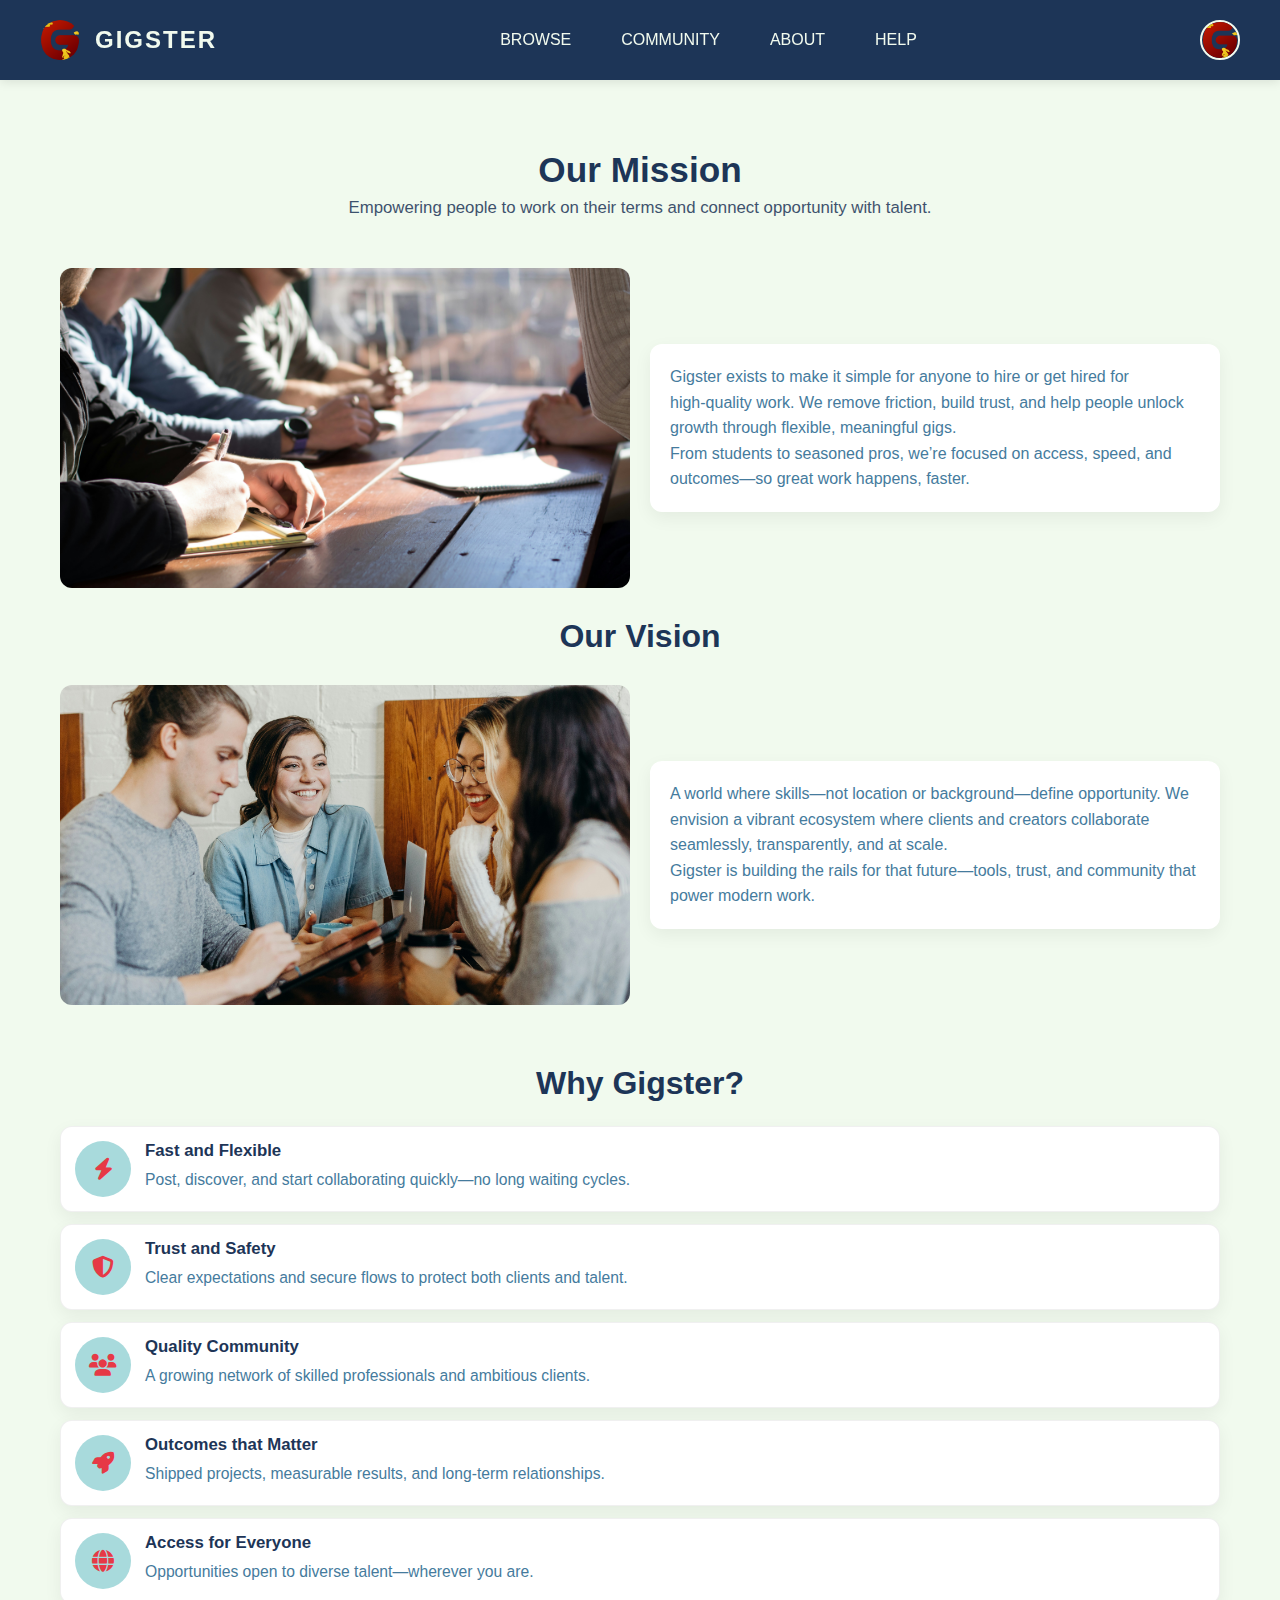
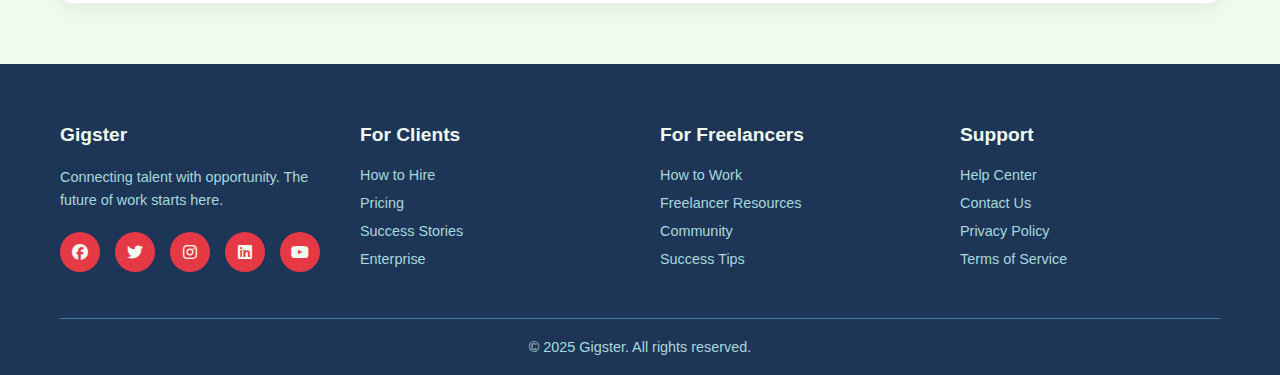
<file: html/about.html>
<!DOCTYPE html>
<html lang="en">
<head>
    <meta charset="UTF-8">
    <meta name="viewport" content="width=device-width, initial-scale=1.0">
    <title>Gigster - About</title>
    <link rel="stylesheet" href="../css/global-base.css">
    <link rel="stylesheet" href="../css/shared-components.css">
    <link rel="stylesheet" href="../css/about.css">
    <link rel="stylesheet" href="https://cdnjs.cloudflare.com/ajax/libs/font-awesome/6.5.2/css/all.min.css">
</head>
<body>
    <nav class="navbar">
        <div class="navbar-left">
            <a href="home.html" style="text-decoration: none; display: flex; align-items: center; gap: 15px;">
                <img id="navLogo" class="nav-logo" src="../img/logo.png" alt="Gigster Logo">
                <span class="nav-brand">GIGSTER</span>
            </a>
        </div>
        <div class="navbar-center">
            <a href="explore-gigs.html" class="nav-link" onclick="location.href='explore-gigs.html'; return false;">BROWSE</a>
            <a href="community.html" class="nav-link" onclick="location.href='community.html'; return false;">COMMUNITY</a>
            <a href="about.html" class="nav-link" onclick="location.href='about.html'; return false;">ABOUT</a>
            <a href="help.html" class="nav-link" onclick="location.href='help.html'; return false;">HELP</a>
        </div>
        <div class="navbar-right">
            <div class="profile-circle" id="profileCircle">
                <img id="navProfileImg" src="../img/logo.png" alt="User Profile Picture (Click to go to Dashboard)">
            </div>
        </div>
    </nav>

    <main class="about-main">
        <section class="about-hero">
            <div class="container">
                <h1 class="about-heading">Our Mission</h1>
                <p class="about-subheading">Empowering people to work on their terms and connect opportunity with talent.</p>
            </div>
        </section>

       
        <section class="about-split">
            <div class="container">
                <div class="split-grid">
                    <div class="split-image">
                        <img src="../img/mission.jpg" alt="Our Mission" class="split-img">
                    </div>
                    <div class="split-text">
                        <p class="split-body">Gigster exists to make it simple for anyone to hire or get hired for high‑quality work. We remove friction, build trust, and help people unlock growth through flexible, meaningful gigs.</p>
                        <p class="split-body">From students to seasoned pros, we’re focused on access, speed, and outcomes—so great work happens, faster.</p>
                    </div>
                </div>
            </div>
        </section>

        <section>
            <div class="container">
                <h2 class="about-section-heading">Our Vision</h2>
            </div>
        </section>

        <section class="about-split">
            <div class="container">
                <div class="split-grid">
                    <div class="split-image">
                        <img src="../img/vision.jpg" alt="Our Vision" class="split-img">
                    </div>
                    <div class="split-text">
                        <p class="split-body">A world where skills—not location or background—define opportunity. We envision a vibrant ecosystem where clients and creators collaborate seamlessly, transparently, and at scale.</p>
                        <p class="split-body">Gigster is building the rails for that future—tools, trust, and community that power modern work.</p>
                    </div>
                </div>
            </div>
        </section>

        <section class="why-gigster">
            <div class="container">
                <h2 class="why-title">Why Gigster?</h2>
                <div class="why-list">
                    <div class="why-item">
                        <div class="why-icon-wrap"><i class="fas fa-bolt"></i></div>
                        <div class="why-text">
                            <h3 class="why-item-title">Fast and Flexible</h3>
                            <p class="why-item-body">Post, discover, and start collaborating quickly—no long waiting cycles.</p>
                        </div>
                    </div>
                    <div class="why-item">
                        <div class="why-icon-wrap"><i class="fas fa-shield-alt"></i></div>
                        <div class="why-text">
                            <h3 class="why-item-title">Trust and Safety</h3>
                            <p class="why-item-body">Clear expectations and secure flows to protect both clients and talent.</p>
                        </div>
                    </div>
                    <div class="why-item">
                        <div class="why-icon-wrap"><i class="fas fa-users"></i></div>
                        <div class="why-text">
                            <h3 class="why-item-title">Quality Community</h3>
                            <p class="why-item-body">A growing network of skilled professionals and ambitious clients.</p>
                        </div>
                    </div>
                    <div class="why-item">
                        <div class="why-icon-wrap"><i class="fas fa-rocket"></i></div>
                        <div class="why-text">
                            <h3 class="why-item-title">Outcomes that Matter</h3>
                            <p class="why-item-body">Shipped projects, measurable results, and long‑term relationships.</p>
                        </div>
                    </div>
                    <div class="why-item">
                        <div class="why-icon-wrap"><i class="fas fa-globe"></i></div>
                        <div class="why-text">
                            <h3 class="why-item-title">Access for Everyone</h3>
                            <p class="why-item-body">Opportunities open to diverse talent—wherever you are.</p>
                        </div>
                    </div>
                </div>
            </div>
        </section>
    </main>

    <footer class="footer">
        <div class="container">
            <div class="footer-content">
                <div class="footer-section">
                    <h4 class="footer-title">Gigster</h4>
                    <p class="footer-description">Connecting talent with opportunity. The future of work starts here.</p>
                    <div class="social-icons">
                        <a href="https://facebook.com" target="_blank" class="social-icon"><i class="fab fa-facebook"></i></a>
                        <a href="https://twitter.com" target="_blank" class="social-icon"><i class="fab fa-twitter"></i></a>
                        <a href="https://instagram.com" target="_blank" class="social-icon"><i class="fab fa-instagram"></i></a>
                        <a href="https://linkedin.com" target="_blank" class="social-icon"><i class="fab fa-linkedin"></i></a>
                        <a href="https://youtube.com" target="_blank" class="social-icon"><i class="fab fa-youtube"></i></a>
                    </div>
                </div>
                <div class="footer-section">
                    <h4 class="footer-title">For Clients</h4>
                    <ul class="footer-links">
                        <li><a href="#" class="footer-link">How to Hire</a></li>
                        <li><a href="#" class="footer-link">Pricing</a></li>
                        <li><a href="#" class="footer-link">Success Stories</a></li>
                        <li><a href="#" class="footer-link">Enterprise</a></li>
                    </ul>
                </div>
                <div class="footer-section">
                    <h4 class="footer-title">For Freelancers</h4>
                    <ul class="footer-links">
                        <li><a href="#" class="footer-link">How to Work</a></li>
                        <li><a href="#" class="footer-link">Freelancer Resources</a></li>
                        <li><a href="#" class="footer-link">Community</a></li>
                        <li><a href="#" class="footer-link">Success Tips</a></li>
                    </ul>
                </div>
                <div class="footer-section">
                    <h4 class="footer-title">Support</h4>
                    <ul class="footer-links">
                        <li><a href="#" class="footer-link">Help Center</a></li>
                        <li><a href="#" class="footer-link">Contact Us</a></li>
                        <li><a href="#" class="footer-link">Privacy Policy</a></li>
                        <li><a href="#" class="footer-link">Terms of Service</a></li>
                    </ul>
                </div>
            </div>
            <div class="footer-bottom">
                <p class="footer-copyright">&copy; 2025 Gigster. All rights reserved.</p>
            </div>
        </div>
    </footer>

    <script src="../js/home.js"></script>

</body>
</html>
</file>
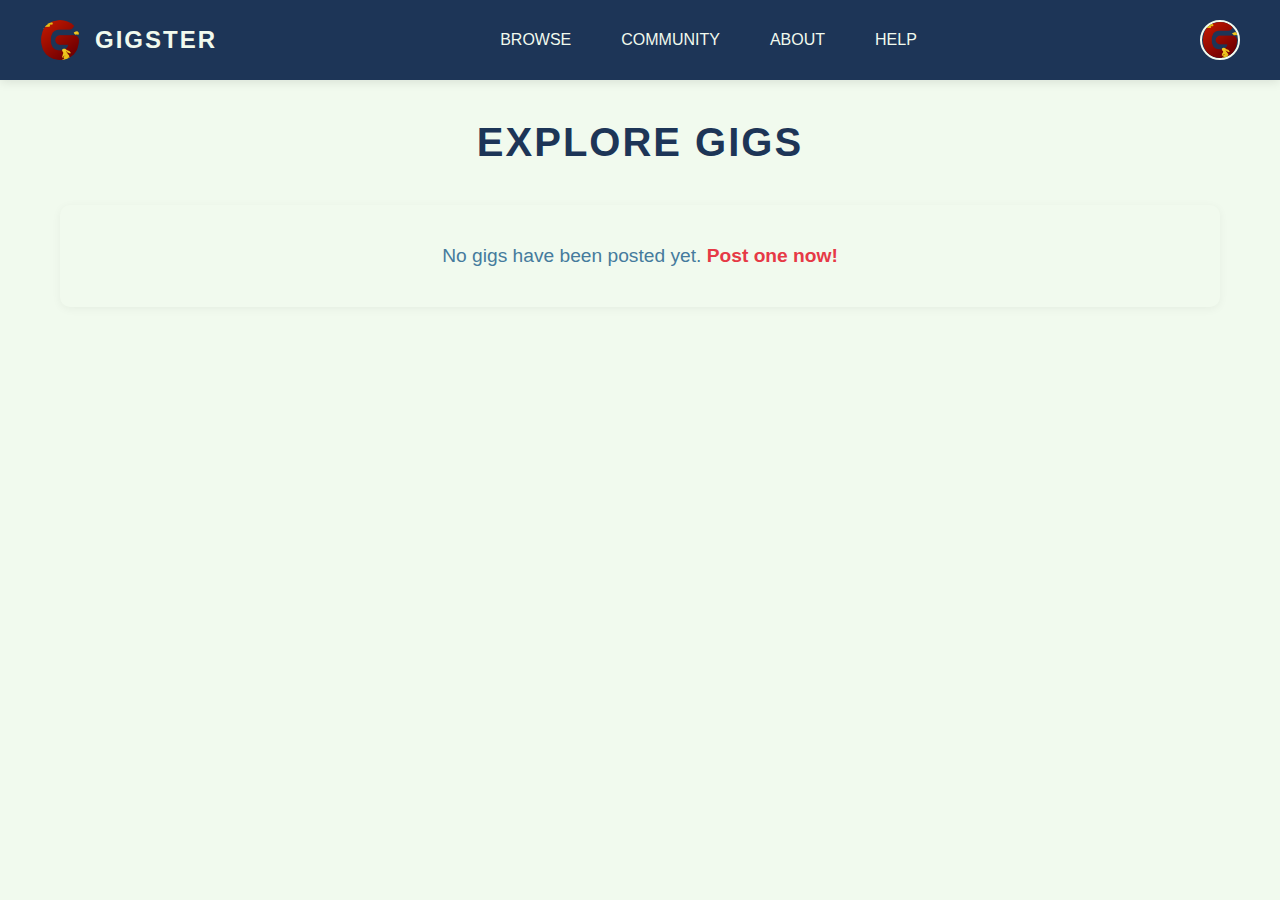
<file: html/explore-gigs.html>
<!DOCTYPE html>
<html lang="en">
<head>
    <meta charset="UTF-8">
    <meta name="viewport" content="width=device-width, initial-scale=1.0">
    <title>Gigster - Explore Gigs</title>
  <link rel="stylesheet" href="../css/global-base.css"> 
<link rel="stylesheet" href="../css/shared-components.css">
<link rel="stylesheet" href="../css/explore-gigs-styles.css">
    <link rel="stylesheet" href="https://cdnjs.cloudflare.com/ajax/libs/font-awesome/6.5.2/css/all.min.css">
</head>
<body>
    <nav class="navbar">
        <div class="navbar-left">
            <a href="home.html" style="text-decoration: none; display: flex; align-items: center; gap: 15px;">
                <img id="navLogo" class="nav-logo" src="../img/logo.png" alt="Gigster Logo">
                <span class="nav-brand">GIGSTER</span>
            </a>
        </div>
        
        <div class="navbar-center">
            <a href="explore-gigs.html" class="nav-link">BROWSE</a>
            <a href="community.html" class="nav-link">COMMUNITY</a>
            <a href="about.html" class="nav-link">ABOUT</a>
            <a href="help.html" class="nav-link">HELP</a>
        </div>
        
        <div class="navbar-right">
            <div class="profile-circle" id="profileCircle">
                <img id="navProfileImg" src="../img/logo.png" alt="User Profile Picture (Click to go to Dashboard)">
            </div>
        </div>
    </nav>

    <main class="explore-container">
        <h1 class="explore-heading">EXPLORE GIGS</h1>
        
        <div class="gigs-grid" id="gigsGrid">
            </div>
    </main>

    <script src="../js/home.js"></script>
    <script>
        document.addEventListener('DOMContentLoaded', () => {
            initSharedElements();
            renderGigs();
            
            if (document.getElementById('gigsGrid').children.length === 0) {
                const testButton = document.createElement('button');
                testButton.textContent = 'Create Test Gig';
                testButton.style.cssText = 'margin: 20px auto; display: block; padding: 10px 20px; background: var(--color-primary); color: white; border: none; border-radius: 5px; cursor: pointer;';
                testButton.onclick = createTestGig;
                document.getElementById('gigsGrid').appendChild(testButton);
            }
        });
        
        function createTestGig() {
            const testGig = {
                title: 'Test Web Development Gig',
                description: 'This is a test gig to verify image display functionality.',
                category: 'Web Development',
                price: 5000,
                peopleNeeded: 2,
                image: '../img/logo.png', 
                createdAt: new Date().toISOString()
            };
            
            const postedGigs = JSON.parse(localStorage.getItem('gigster_posted_gigs')) || [];
            postedGigs.push(testGig);
            localStorage.setItem('gigster_posted_gigs', JSON.stringify(postedGigs));
            
            renderGigs();
        }

        function handleApply(gigId) {
             console.log(`Applying for gig ID: ${gigId}`);
             window.location.href = 'approval.html';
        }
        
        function handleLogout() {
            localStorage.removeItem('gigsterUser');
            window.location.href = 'index.html';
        }

        function renderGigs() {
            const postedGigs = JSON.parse(localStorage.getItem('gigster_posted_gigs')) || [];
            const gigsGrid = document.getElementById('gigsGrid');

            gigsGrid.innerHTML = ''; 

            if (postedGigs.length === 0) {
                gigsGrid.innerHTML = '<p style="text-align: center; color: var(--color-secondary); grid-column: 1 / -1; padding: 40px 20px; background-color: var(--color-light); border-radius: 10px; box-shadow: 0 2px 10px rgba(0, 0, 0, 0.05);">No gigs have been posted yet. <a href="post-gig.html" style="color: var(--color-primary); text-decoration: none; font-weight: 600;">Post one now!</a></p>';
                return;
            }

            postedGigs.forEach((gig, index) => { 
                const gigCard = document.createElement('div');
                gigCard.classList.add('gig-card');
                const gigId = index; 

                const formattedPrice = new Intl.NumberFormat('en-IN').format(gig.price);
                
                console.log('Gig data:', gig);
                console.log('Gig image:', gig.image);

                let imageSrc = '../img/logo.png'; 
                if (gig.image) {
                    if (gig.image.startsWith('data:image/')) {
                        imageSrc = gig.image;
                    } else if (gig.image === 'placeholder.png') {
                        imageSrc = '../img/logo.png';
                    } else {
                        imageSrc = gig.image;
                    }
                }

                gigCard.innerHTML = `
                    <img src="${imageSrc}" alt="${gig.title}" class="gig-image" onerror="this.src='../img/logo.png'">
                    <div style="padding: 0 15px;">
                        <span class="gig-category">${gig.category}</span>
                        <h3 class="gig-title">${gig.title}</h3>
                        <p class="gig-description">${gig.description.substring(0, 80)}...</p>
                        <div class="gig-meta">
                            <span class="gig-price">₹${formattedPrice}</span>
                            <span class="gig-people"><i class="fas fa-user-friends"></i> ${gig.peopleNeeded} People</span>
                        </div>
                        <button class="btn btn-apply" onclick="handleApply(${gigId})">APPLY NOW</button>
                    </div>
                `;
                
                gigsGrid.appendChild(gigCard);
            });
        }
    </script>
</body>
</html>
</file>
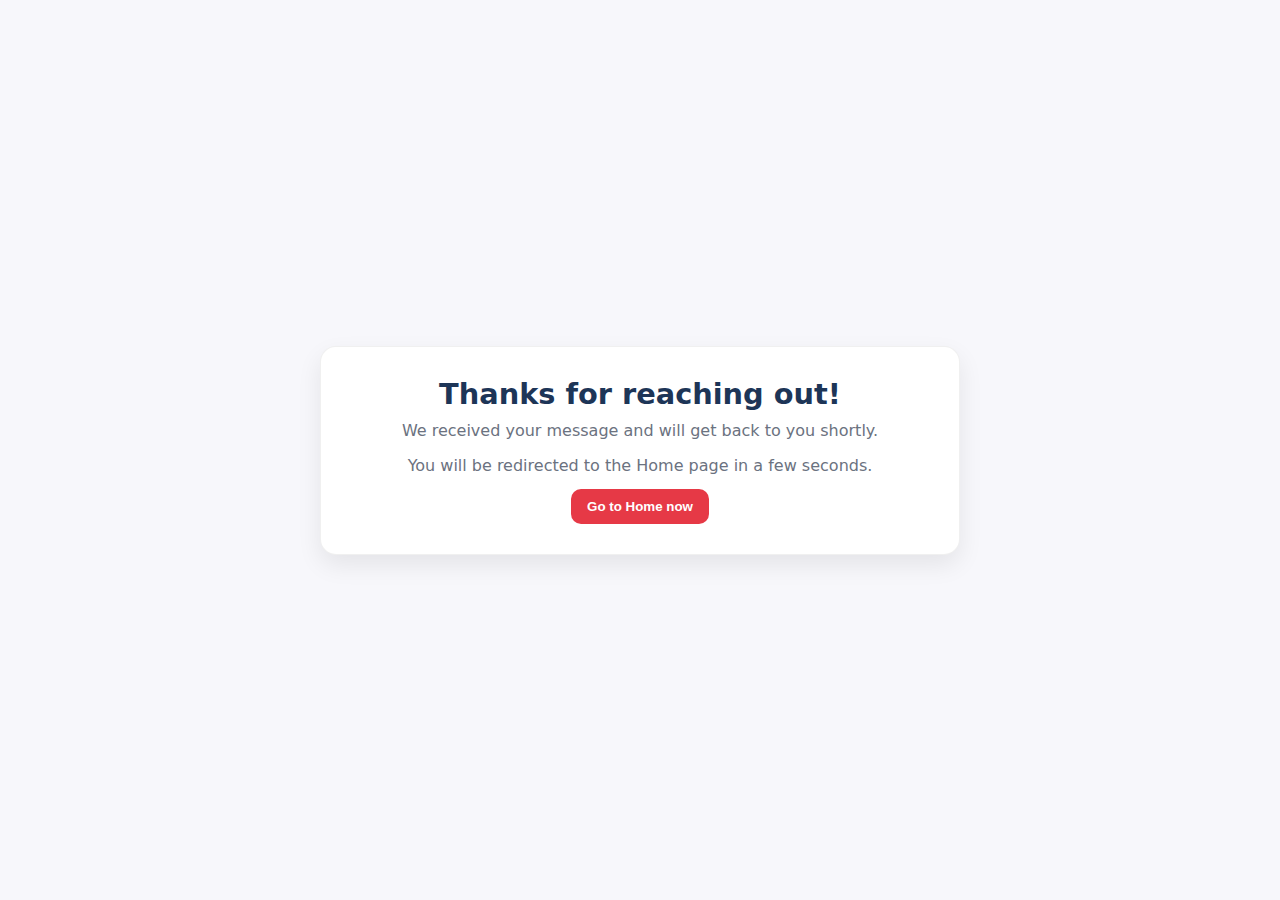
<file: html/feedback.html>
<!DOCTYPE html>
<html lang="en">
<head>
  <meta charset="UTF-8" />
  <meta name="viewport" content="width=device-width, initial-scale=1.0" />
  <title>Thanks - Gigster</title>
  <link rel="stylesheet" href="../css/global-base.css">
  <link rel="stylesheet" href="../css/feedback.css">
</head>
<body>
  <div class="thankyou-wrap">
    <div class="thankyou-card">
      <h1 class="thankyou-title">Thanks for reaching out!</h1>
      <p class="thankyou-text">We received your message and will get back to you shortly.</p>
      <p class="thankyou-note">You will be redirected to the Home page in a few seconds.</p>
      <button class="btn-home" onclick="window.location.href='home.html'">Go to Home now</button>
    </div>
  </div>
  <script>
    setTimeout(() => { window.location.href = 'home.html'; }, 4000);
  </script>
</body>
</html>
</file>
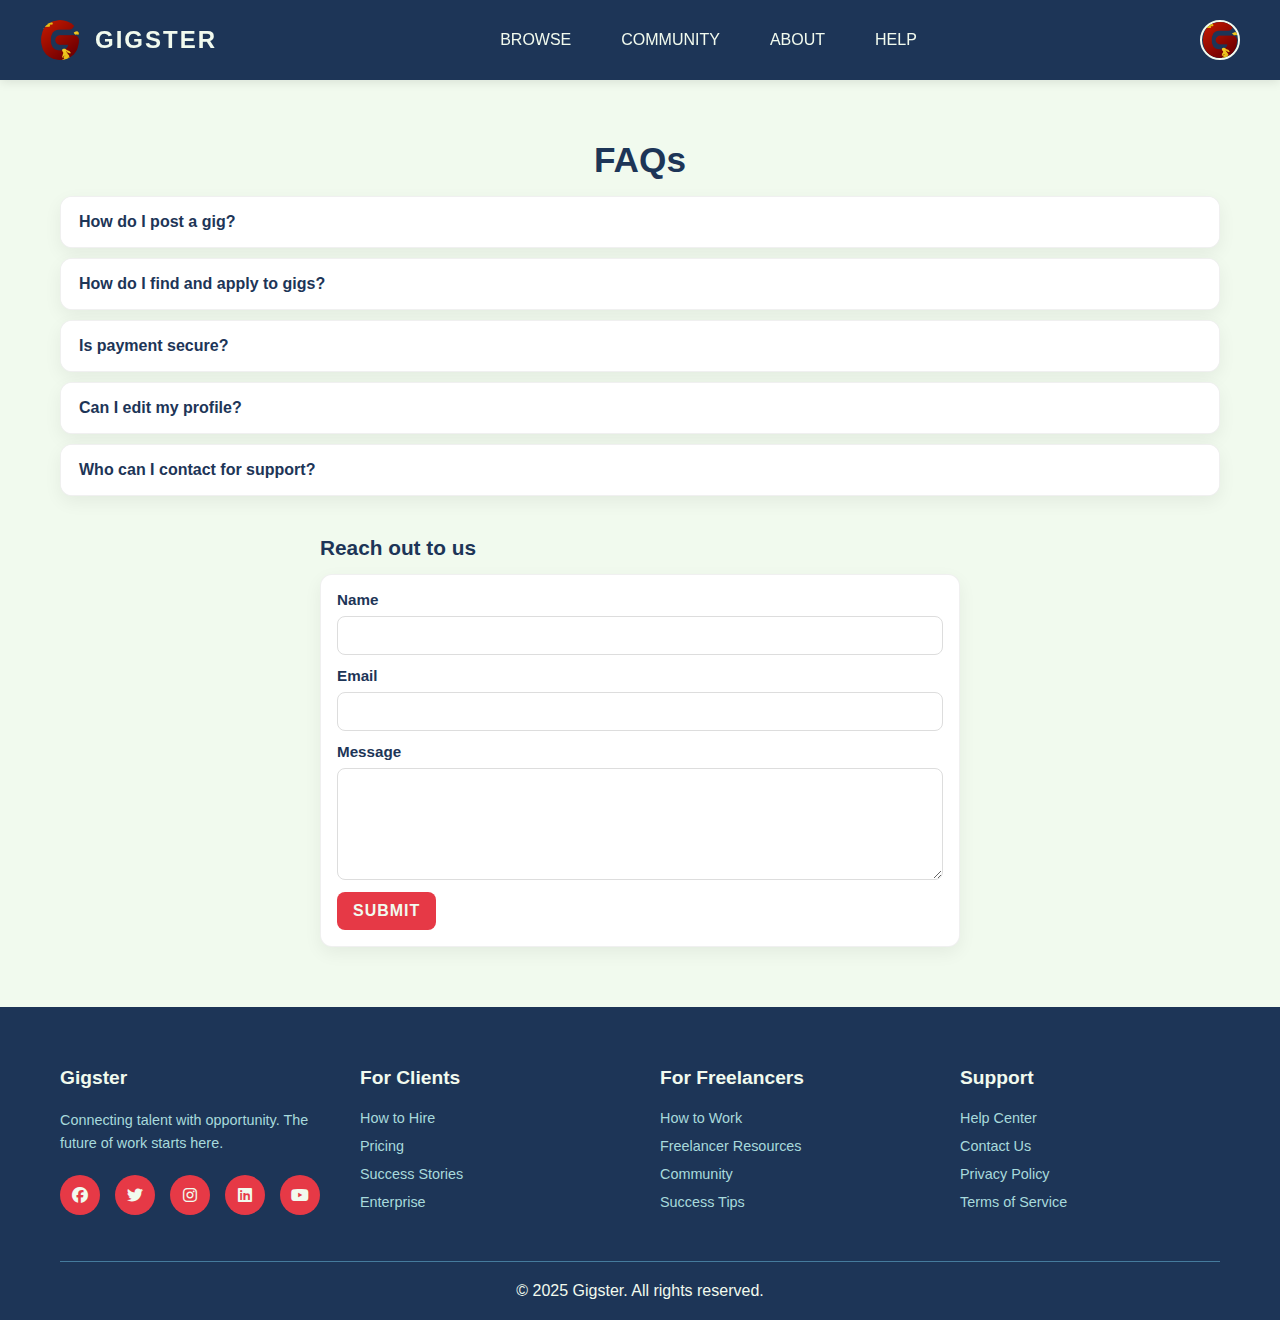
<file: html/help.html>
<!DOCTYPE html>
<html lang="en">
<head>
    <meta charset="UTF-8">
    <meta name="viewport" content="width=device-width, initial-scale=1.0">
    <title>Gigster - Help</title>
    <link rel="stylesheet" href="../css/global-base.css">
    <link rel="stylesheet" href="../css/shared-components.css">
    <link rel="stylesheet" href="../css/help.css">
    <link rel="stylesheet" href="https://cdnjs.cloudflare.com/ajax/libs/font-awesome/6.5.2/css/all.min.css">
</head>
<body>
    <nav class="navbar">
        <div class="navbar-left">
            <a href="home.html" style="text-decoration: none; display: flex; align-items: center; gap: 15px;">
                <img id="navLogo" class="nav-logo" src="../img/logo.png" alt="Gigster Logo">
                <span class="nav-brand">GIGSTER</span>
            </a>
        </div>
        <div class="navbar-center">
            <a href="explore-gigs.html" class="nav-link" onclick="location.href='explore-gigs.html'; return false;">BROWSE</a>
            <a href="community.html" class="nav-link" onclick="location.href='community.html'; return false;">COMMUNITY</a>
            <a href="about.html" class="nav-link" onclick="location.href='about.html'; return false;">ABOUT</a>
            <a href="help.html" class="nav-link" onclick="location.href='help.html'; return false;">HELP</a>
        </div>
        <div class="navbar-right">
            <div class="profile-circle" id="profileCircle">
                <img id="navProfileImg" src="../img/logo.png" alt="User Profile Picture (Click to go to Dashboard)">
            </div>
        </div>
    </nav>

    <main class="help-main">
        <section class="help-hero">
            <div class="container">
                <h1 class="help-heading">FAQs</h1>
                <div class="faqs">
                    <div class="faq-item">
                        <button class="faq-question">How do I post a gig?</button>
                        <div class="faq-answer"><p>Go to the home page and click "POST A GIG". Fill in the details and publish.</p></div>
                    </div>
                    <div class="faq-item">
                        <button class="faq-question">How do I find and apply to gigs?</button>
                        <div class="faq-answer"><p>Use "BROWSE" to explore gigs and follow the instructions in each gig to apply.</p></div>
                    </div>
                    <div class="faq-item">
                        <button class="faq-question">Is payment secure?</button>
                        <div class="faq-answer"><p>Yes. We use secure flows and protect both clients and freelancers.</p></div>
                    </div>
                    <div class="faq-item">
                        <button class="faq-question">Can I edit my profile?</button>
                        <div class="faq-answer"><p>Yes. Visit your account dashboard to update your profile and settings.</p></div>
                    </div>
                    <div class="faq-item">
                        <button class="faq-question">Who can I contact for support?</button>
                        <div class="faq-answer"><p>Use the form below or our Ask Kiwi assistant for quick help.</p></div>
                    </div>
                </div>
            </div>
        </section>

        <section class="help-support">
            <div class="container support-grid">
                <div class="support-left">
                    <h2 class="support-heading">Reach out to us</h2>
                    <form id="contactForm" class="contact-form">
                        <div class="form-row">
                            <label for="name">Name</label>
                            <input type="text" id="name" name="name" required>
                        </div>
                        <div class="form-row">
                            <label for="email">Email</label>
                            <input type="email" id="email" name="email" required>
                        </div>
                        <div class="form-row">
                            <label for="message">Message</label>
                            <textarea id="message" name="message" rows="5" required></textarea>
                        </div>
                        <button type="submit" class="btn submit-btn">Submit</button>
                    </form>
                </div>
            </div>
        </section>
    </main>

    <footer class="footer">
        <div class="container">
            <div class="footer-content">
                <div class="footer-section">
                    <h4 class="footer-title">Gigster</h4>
                    <p class="footer-description">Connecting talent with opportunity. The future of work starts here.</p>
                    <div class="social-icons">
                        <a href="https://facebook.com" target="_blank" class="social-icon"><i class="fab fa-facebook"></i></a>
                        <a href="https://twitter.com" target="_blank" class="social-icon"><i class="fab fa-twitter"></i></a>
                        <a href="https://instagram.com" target="_blank" class="social-icon"><i class="fab fa-instagram"></i></a>
                        <a href="https://linkedin.com" target="_blank" class="social-icon"><i class="fab fa-linkedin"></i></a>
                        <a href="https://youtube.com" target="_blank" class="social-icon"><i class="fab fa-youtube"></i></a>
                    </div>
                </div>
                <div class="footer-section">
                    <h4 class="footer-title">For Clients</h4>
                    <ul class="footer-links">
                        <li><a href="#" class="footer-link">How to Hire</a></li>
                        <li><a href="#" class="footer-link">Pricing</a></li>
                        <li><a href="#" class="footer-link">Success Stories</a></li>
                        <li><a href="#" class="footer-link">Enterprise</a></li>
                    </ul>
                </div>
                <div class="footer-section">
                    <h4 class="footer-title">For Freelancers</h4>
                    <ul class="footer-links">
                        <li><a href="#" class="footer-link">How to Work</a></li>
                        <li><a href="#" class="footer-link">Freelancer Resources</a></li>
                        <li><a href="#" class="footer-link">Community</a></li>
                        <li><a href="#" class="footer-link">Success Tips</a></li>
                    </ul>
                </div>
                <div class="footer-section">
                    <h4 class="footer-title">Support</h4>
                    <ul class="footer-links">
                        <li><a href="#" class="footer-link">Help Center</a></li>
                        <li><a href="#" class="footer-link">Contact Us</a></li>
                        <li><a href="#" class="footer-link">Privacy Policy</a></li>
                        <li><a href="#" class="footer-link">Terms of Service</a></li>
                    </ul>
                </div>
            </div>
            <div class="footer-bottom">
                <p class="footer-copyright">&copy; 2025 Gigster. All rights reserved.</p>
            </div>
        </div>
    </footer>

    <script src="../js/home.js"></script>
    <script>
      document.querySelectorAll('.faq-question').forEach(btn => {
        btn.addEventListener('click', () => {
          const ans = btn.nextElementSibling; 
          ans.classList.toggle('open');
          btn.classList.toggle('open');
        });
      });

      const contactForm = document.getElementById('contactForm');
      if (contactForm) {
        contactForm.addEventListener('submit', (e) => {
          e.preventDefault();
          window.location.href = 'feedback.html';
        });
      }
    </script>

</body>
</html>
</file>
<file: css/global-base.css>
* {
    margin: 0;
    padding: 0;
    box-sizing: border-box;
}

:root {
    --color-red: #e63946;
    --color-off-white: #f1faee;
    --color-light-blue: #a8dadc;
    --color-medium-blue: #457b9d;
    --color-dark-blue: #1d3557;

    --color-primary: var(--color-red);
    --color-light: var(--color-off-white);
    --color-accent: var(--color-light-blue);
    --color-secondary: var(--color-medium-blue);
    --color-dark: var(--color-dark-blue);
    --transition: all 0.3s ease;
}

body {
    font-family: 'Segoe UI', Tahoma, Geneva, Verdana, sans-serif;
    background-color: var(--color-light);
    color: var(--color-dark);
}

.btn {
    padding: 10px 25px;
    border: none;
    border-radius: 5px;
    font-size: 1rem;
    font-weight: 600;
    cursor: pointer;
    transition: var(--transition);
    text-transform: uppercase;
    letter-spacing: 1px;
}

.btn-primary, .btn-post {
    background-color: var(--color-primary);
    color: var(--color-light);
}

.btn-primary:hover, .btn-post:hover {
    background-color: #d13240; 
    transform: translateY(-2px);
    box-shadow: 0 4px 10px rgba(0, 0, 0, 0.2);
}

.btn-explore {
    background-color: transparent;
    border: 2px solid var(--color-light);
    color: var(--color-light);
}

.btn-explore:hover {
    background-color: var(--color-light);
    color: var(--color-dark);
    transform: translateY(-2px);
    box-shadow: 0 4px 10px rgba(0, 0, 0, 0.2);
}
</file>
<file: css/shared-components.css>
.navbar {
  display: flex;
  justify-content: space-between;
  align-items: center;
  padding: 20px 40px;
  background-color: var(--color-dark-blue);
  box-shadow: 0 2px 10px rgba(0, 0, 0, 0.1);
  position: sticky;
  top: 0;
  z-index: 100;
}

.navbar-left {
  display: flex;
  align-items: center;
  gap: 15px;
}

.nav-logo {
  width: 40px;
  height: 40px;
  border-radius: 50%;
  object-fit: cover;
}

.nav-brand {
  font-size: 24px;
  font-weight: bold;
  color: var(--color-off-white);
  letter-spacing: 2px;
}

.navbar-center {
  display: flex;
  gap: 30px;
}

.nav-link {
  color: var(--color-off-white);
  text-decoration: none;
  font-size: 16px;
  font-weight: 500;
  padding: 5px 10px;
  border-radius: 5px;
  transition: background-color 0.3s ease;
}

.nav-link:hover {
  background-color: var(--color-medium-blue);
}

.navbar-right {
  display: flex;
  align-items: center;
}

.profile-circle {
  width: 40px;
  height: 40px;
  border-radius: 50%;
  overflow: hidden;
  cursor: pointer;
  border: 2px solid var(--color-off-white);
  transition: transform 0.3s ease;
}

.profile-circle:hover {
  transform: scale(1.05);
}

.profile-circle img {
  width: 100%;
  height: 100%;
  object-fit: cover;
}

.logout-btn {
  background-color: var(--color-primary);
  color: var(--color-light);
  border: none;
  padding: 5px 10px;
  border-radius: 4px;
  font-size: 0.7rem;
  font-weight: 600;
  text-transform: uppercase;
  cursor: pointer;
  transition: var(--transition);
}

.logout-btn:hover {
  background-color: #d13240;
  transform: translateY(-1px);
}

@media (max-width: 768px) {
    .navbar { padding: 15px 20px; }
    .navbar-center { display: none; }
    .nav-brand { font-size: 20px; }
}
</file>
<file: css/about.css>
.container { max-width: 1200px; margin: 0 auto; padding: 0 20px; }
.about-main { padding-top: 20px; }

.about-hero { padding: 50px 0 30px; text-align: center; background: var(--color-light); }
.about-heading { font-size: 2.2rem; font-weight: 800; color: var(--color-dark); margin-bottom: 8px; }
.about-subheading { font-size: 1.05rem; color: var(--color-dark); opacity: 0.85; }

.about-split { padding: 20px 0; }
.split-grid { display: grid; grid-template-columns: 1fr 1fr; gap: 20px; align-items: center; }
.split-image { display: block; }
.split-img { width: 100%; height: 320px; object-fit: cover; display: block; border-radius: 12px; }
.split-text { background: #ffffff; padding: 20px; border-radius: 12px; display: flex; flex-direction: column; justify-content: center; box-shadow: 0 6px 18px rgba(0,0,0,0.06); }
.split-title { font-size: 1.4rem; font-weight: 800; color: var(--color-dark); margin-bottom: 8px; }
.split-body { font-size: 1rem; color: var(--color-secondary); line-height: 1.6; }

.about-section-heading { text-align: center; font-size: 2rem; font-weight: 800; color: var(--color-dark); margin: 10px 0 10px; }

/* Why Gigster */
.why-gigster { padding: 40px 0 60px; background: var(--color-light); }
.why-title { text-align: center; font-size: 2rem; font-weight: 800; color: var(--color-dark); margin-bottom: 24px; }
.why-list { display: grid; grid-template-columns: 1fr; gap: 12px; }
.why-item { display: grid; grid-template-columns: 56px 1fr; gap: 14px; align-items: start; background: #fff; border: 1px solid rgba(0,0,0,0.06); border-radius: 12px; padding: 14px; box-shadow: 0 6px 18px rgba(0,0,0,0.06); }
.why-icon-wrap { width: 56px; height: 56px; border-radius: 50%; background: var(--color-accent); color: var(--color-primary); display: grid; place-items: center; font-size: 22px; }
.why-item-title { margin: 0 0 6px 0; font-size: 1.05rem; font-weight: 800; color: var(--color-dark); }
.why-item-body { margin: 0; color: var(--color-secondary); font-size: 0.98rem; line-height: 1.6; }

.footer { background-color: var(--color-dark); color: var(--color-light); padding: 60px 0 20px 0; }
.footer-content { display: grid; grid-template-columns: repeat(4, 1fr); gap: 40px; margin-bottom: 40px; }
.footer-title { font-size: 1.2rem; font-weight: 700; margin-bottom: 20px; color: var(--color-light); }
.footer-description { font-size: 0.9rem; color: var(--color-accent); line-height: 1.6; margin-bottom: 20px; }
.social-icons { display: flex; gap: 15px; }
.social-icon { width: 40px; height: 40px; background-color: var(--color-primary); color: var(--color-light); border-radius: 50%; display: flex; align-items: center; justify-content: center; text-decoration: none; transition: var(--transition); }
.social-icon:hover { background-color: var(--color-accent); color: var(--color-dark); transform: translateY(-2px); }
.footer-links { list-style: none; padding: 0; margin: 0; }
.footer-links li { margin-bottom: 10px; }
.footer-link { color: var(--color-accent); text-decoration: none; font-size: 0.9rem; transition: var(--transition); }
.footer-link:hover { color: var(--color-light); }
.footer-bottom { border-top: 1px solid var(--color-secondary); padding-top: 20px; text-align: center; }
.footer-copyright { font-size: 0.9rem; color: var(--color-accent); margin: 0; }

@media (max-width: 992px) {
  .split-grid { grid-template-columns: 1fr; }
  .split-img { border-radius: 12px; height: 260px; }
  .split-text { border-radius: 12px; }
}

@media (max-width: 768px) {
  .footer-content { grid-template-columns: repeat(2, 1fr); gap: 30px; }
}

@media (max-width: 480px) {
  .footer-content { grid-template-columns: 1fr; }
}
</file>
<file: css/explore-gigs-styles.css>
.explore-container {
    max-width: 1200px;
    margin: 0 auto;
    padding: 40px 20px;
}

.explore-heading {
    text-align: center;
    font-size: 2.5rem;
    font-weight: 700;
    color: var(--color-dark);
    margin-bottom: 40px;
    letter-spacing: 2px;
}

.gigs-grid {
    display: grid;
    grid-template-columns: repeat(auto-fit, minmax(200px, 1fr));
    gap: 20px;
    margin-top: 20px;
}

.gig-card {
    background-color: var(--color-light);
    border-radius: 12px;
    overflow: hidden;
    box-shadow: 0 4px 15px rgba(0, 0, 0, 0.1);
    transition: var(--transition);
    position: relative;
}

.gig-card:hover {
    transform: translateY(-5px);
    box-shadow: 0 8px 25px rgba(0, 0, 0, 0.15);
}

.gig-image {
    width: 100%;
    height: 150px;
    object-fit: cover;
    border-bottom: 3px solid var(--color-primary);
}

.gig-category {
    background-color: var(--color-primary);
    color: var(--color-light);
    padding: 5px 12px;
    border-radius: 20px;
    font-size: 0.8rem;
    font-weight: 600;
    text-transform: uppercase;
    letter-spacing: 1px;
    margin: 10px 15px 0 15px;
    display: inline-block;
}

.gig-title {
    font-size: 1.1rem;
    font-weight: 700;
    color: var(--color-dark);
    margin: 10px 0 8px 0;
    line-height: 1.3;
}

.gig-description {
    color: var(--color-secondary);
    margin: 0 0 12px 0;
    line-height: 1.4;
    font-size: 0.85rem;
}

.gig-meta {
    display: flex;
    justify-content: space-between;
    align-items: center;
    margin: 0 0 15px 0;
    padding-top: 12px;
    border-top: 1px solid var(--color-accent);
}

.gig-price {
    font-size: 1.2rem;
    font-weight: 700;
    color: var(--color-primary);
}

.gig-people {
    color: var(--color-secondary);
    font-size: 0.9rem;
    display: flex;
    align-items: center;
    gap: 5px;
}

.gig-people i {
    color: var(--color-primary);
}

.btn-apply {
    width: 100%;
    margin: 0 0 15px 0;
    background-color: var(--color-primary);
    color: var(--color-light);
    border: none;
    padding: 10px 15px;
    border-radius: 6px;
    font-weight: 600;
    font-size: 0.9rem;
    text-transform: uppercase;
    letter-spacing: 1px;
    cursor: pointer;
    transition: var(--transition);
}

.btn-apply:hover {
    background-color: #d13240;
    transform: translateY(-2px);
    box-shadow: 0 4px 10px rgba(0, 0, 0, 0.2);
}

.gigs-grid p {
    grid-column: 1 / -1;
    text-align: center;
    color: var(--color-secondary);
    font-size: 1.2rem;
    padding: 40px 20px;
    background-color: var(--color-light);
    border-radius: 10px;
    box-shadow: 0 2px 10px rgba(0, 0, 0, 0.05);
}

@media (min-width: 1200px) {
    .gigs-grid {
        grid-template-columns: repeat(5, 1fr);
        gap: 15px;
    }
}

@media (min-width: 992px) and (max-width: 1199px) {
    .gigs-grid {
        grid-template-columns: repeat(4, 1fr);
        gap: 15px;
    }
}

@media (min-width: 768px) and (max-width: 991px) {
    .gigs-grid {
        grid-template-columns: repeat(3, 1fr);
        gap: 15px;
    }
}

@media (max-width: 768px) {
    .explore-heading {
        font-size: 2rem;
    }
    
    .gigs-grid {
        grid-template-columns: 1fr;
        gap: 20px;
    }
    
    .gig-card {
        margin: 0 10px;
    }
}

@media (max-width: 480px) {
    .explore-container {
        padding: 20px 10px;
    }
    
    .gig-meta {
        flex-direction: column;
        gap: 10px;
        align-items: flex-start;
    }
}
</file>
<file: css/feedback.css>
:root { --color-dark: #1d3557; --color-secondary: #6b7280; --color-primary: #e63946; }

body { margin: 0; font-family: system-ui, -apple-system, Segoe UI, Roboto, Helvetica, Arial, sans-serif; background: #f7f7fb; }

.thankyou-wrap { min-height: 100vh; display: grid; place-items: center; padding: 40px 20px; }

.thankyou-card { background: #fff; border: 1px solid rgba(0,0,0,0.06); border-radius: 16px; box-shadow: 0 10px 24px rgba(0,0,0,0.08); padding: 30px; max-width: 640px; width: 100%; text-align: center; }

.thankyou-title { font-size: 1.8rem; font-weight: 900; color: var(--color-dark); margin: 0 0 10px; }

.thankyou-text { color: var(--color-secondary); margin: 0 0 16px; }

.thankyou-note { color: var(--color-secondary); }

.btn-home { margin-top: 14px; background: var(--color-primary); color: #fff; border: none; border-radius: 10px; padding: 10px 16px; font-weight: 700; cursor: pointer; }
</file>
<file: css/help.css>
.container { max-width: 1200px; margin: 0 auto; padding: 0 20px; }
.help-main { padding-top: 20px; }

.help-hero { padding: 40px 0 10px; background: var(--color-light); }
.help-heading { text-align: center; font-size: 2.2rem; font-weight: 800; color: var(--color-dark); margin-bottom: 16px; }

.faqs { display: grid; gap: 10px; }
.faq-item { background: #fff; border: 1px solid rgba(0,0,0,0.06); border-radius: 12px; box-shadow: 0 6px 18px rgba(0,0,0,0.06); overflow: hidden; }
.faq-question { width: 100%; text-align: left; background: #fff; border: none; padding: 16px 18px; font-size: 1rem; font-weight: 700; color: var(--color-dark); cursor: pointer; }
.faq-question.open { background: var(--color-accent); color: var(--color-dark); }
.faq-answer { max-height: 0; overflow: hidden; transition: max-height 0.25s ease; padding: 0 18px; }
.faq-answer.open { padding: 12px 18px 18px; max-height: 280px; }
.faq-answer p { margin: 0; color: var(--color-secondary); }

.help-support { padding: 30px 0 60px; }
.support-grid { display: flex; justify-content: center; }
.support-left { width: 100%; max-width: 640px; }
.support-heading { font-size: 1.3rem; font-weight: 800; color: var(--color-dark); margin-bottom: 14px; }

/* Contact form */
.contact-form { background: #fff; border: 1px solid rgba(0,0,0,0.06); border-radius: 12px; box-shadow: 0 6px 18px rgba(0,0,0,0.06); padding: 16px; }
.form-row { display: flex; flex-direction: column; gap: 8px; margin-bottom: 12px; }
.form-row label { font-weight: 700; color: var(--color-dark); font-size: 0.95rem; }
.form-row input, .form-row textarea { padding: 10px 12px; border: 1px solid #ddd; border-radius: 8px; font-size: 0.95rem; }
.submit-btn { background-color: var(--color-primary); color: var(--color-light); border: none; padding: 10px 16px; border-radius: 8px; font-weight: 700; cursor: pointer; transition: var(--transition); }
.submit-btn:hover { background-color: #d13240; transform: translateY(-1px); }


/* Footer (match home.css) */
.footer { background-color: var(--color-dark); color: var(--color-light); padding: 60px 0 20px 0; }
.footer-content { display: grid; grid-template-columns: repeat(4, 1fr); gap: 40px; margin-bottom: 40px; }
.footer-title { font-size: 1.2rem; font-weight: 700; margin-bottom: 20px; color: var(--color-light); }
.footer-description { font-size: 0.9rem; color: var(--color-accent); line-height: 1.6; margin-bottom: 20px; }
.social-icons { display: flex; gap: 15px; }
.social-icon { width: 40px; height: 40px; background-color: var(--color-primary); color: var(--color-light); border-radius: 50%; display: flex; align-items: center; justify-content: center; text-decoration: none; transition: var(--transition); }
.social-icon:hover { background-color: var(--color-accent); color: var(--color-dark); transform: translateY(-2px); }
.footer-links { list-style: none; padding: 0; margin: 0; }
.footer-links li { margin-bottom: 10px; }
.footer-link { color: var(--color-accent); text-decoration: none; font-size: 0.9rem; transition: var(--transition); }
.footer-link:hover { color: var(--color-light); }
.footer-bottom { border-top: 1px solid var(--color-secondary); padding-top: 20px; text-align: center; }

@media (max-width: 992px) {
  .support-grid { grid-template-columns: 1fr; }
}

@media (max-width: 768px) {
  .footer-content { grid-template-columns: repeat(2, 1fr); gap: 30px; }
}

@media (max-width: 480px) {
  .footer-content { grid-template-columns: 1fr; }
}
</file>
